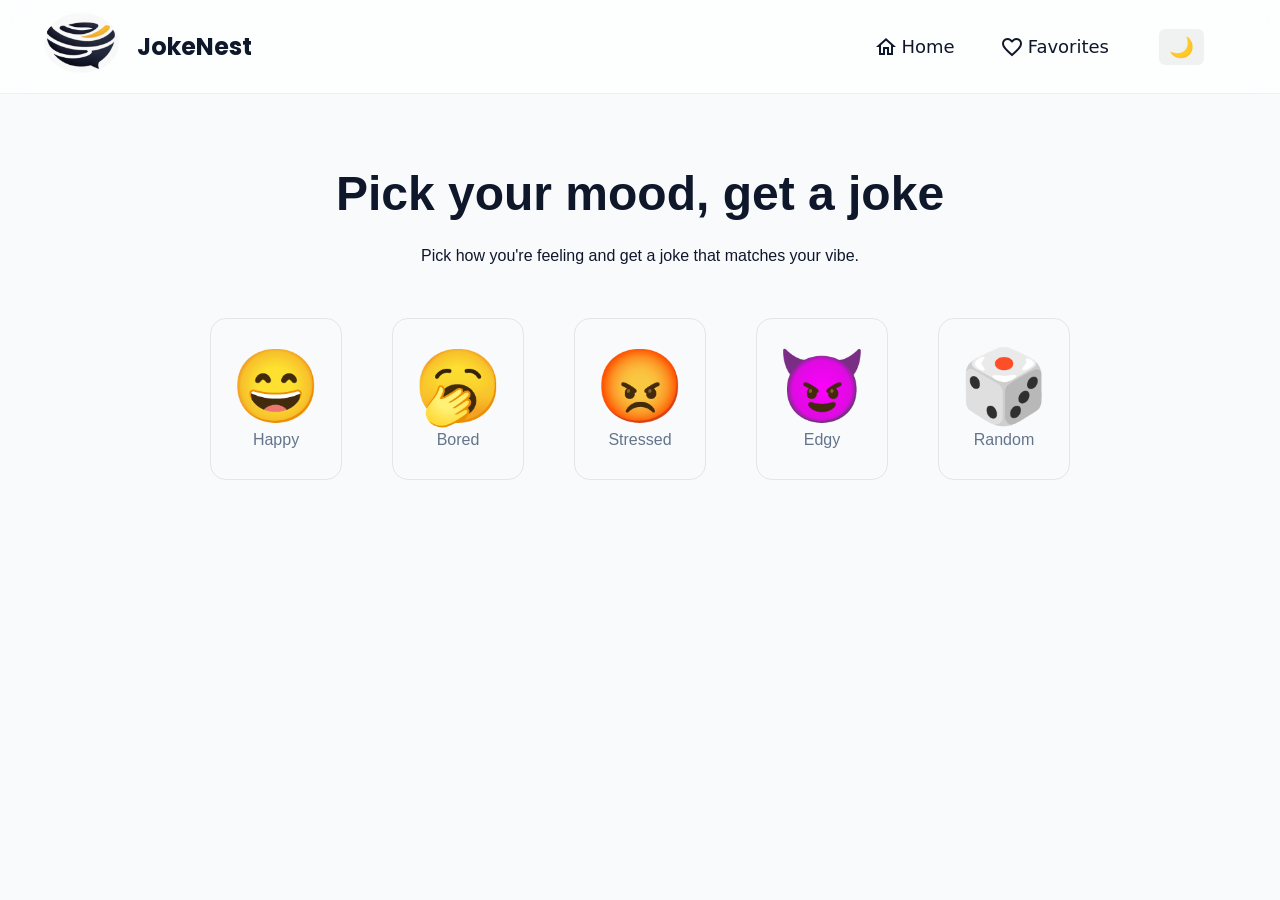
<file: index.html>
<!DOCTYPE html>
<html lang="en">
<head>
    <meta charset="UTF-8">
    <meta name="viewport" content="width=device-width, initial-scale=1.0">
    <title>JokeNest</title>
    <link rel="stylesheet" href="CSS/style.css">
    <link href="https://fonts.googleapis.com/css2?family=Poppins:wght@400;600&display=swap" rel="stylesheet">
     <link href="https://fonts.googleapis.com/icon?family=Material+Icons+Outlined" rel="stylesheet">
</head>
<body>

    <nav class="navbar">
        
        <a href="index.html">
            <img src="images/Untitled Project.jpg" alt="JokeNest Logo" class="logo-img" id="logo">
        </a>
        <a href="index.html" class="logo">JokeNest</a>

        <div class="right">
        <ul class="nav-links">
            <li><a href="index.html"><span class="material-icons-outlined">home</span>Home</a></li>
            <li><a href="fav.html"><span class="material-icons-outlined">favorite_border</span>Favorites</a></li>
        </ul>

        <button class="theme-toggle">🌙</button>
        </div>
    </nav>


    <div class="main-container">
        <section class="welcome-section">
            <h1>Pick your mood, get a joke</h1>
            <p>Pick how you're feeling and get a joke that matches your vibe.</p>

            <div class="mood-buttons">
                <div class="mood-card">
                    <span class="emoji">😄</span>
                    <span class="label">Happy</span>
                </div>
                <div class="mood-card">
                    <span class="emoji">🥱</span>
                    <span class="label">Bored</span>
                </div>
                <div class="mood-card">
                    <span class="emoji">😡</span>
                    <span class="label">Stressed</span>
                </div>
                <div class="mood-card">
                    <span class="emoji">😈</span>
                    <span class="label">Edgy</span>
                </div>
                <div class="mood-card">
                    <span class="emoji">🎲</span>
                    <span class="label">Random</span>
                </div>
            </div>
        </section>

        <section class="joke-section hidden">
          
            <div class="joke-topbar">
                <button class="back-btn">←</button>
                <span class="current-mood">Happy</span>
            </div>

           
            <div class="joke-card">

                <div class="joke-header">
                    <span class="joke-category">Programming</span>
                    <button class="save-btn"><span class="material-icons-outlined">favorite_border</span></button>
                </div>

                <p class="joke-text">
                Why do programmers prefer dark mode? Because light attracts bugs.
                </p>

            </div>

           
            <div class="joke-actions">
                <button class="action-btn next-btn">Next Joke</button>
                <button class="action-btn copy-btn">Copy</button>
            </div>

        </section>
    </div>



    <script src="Js/script.js"></script>
</body>
</html>
</file>
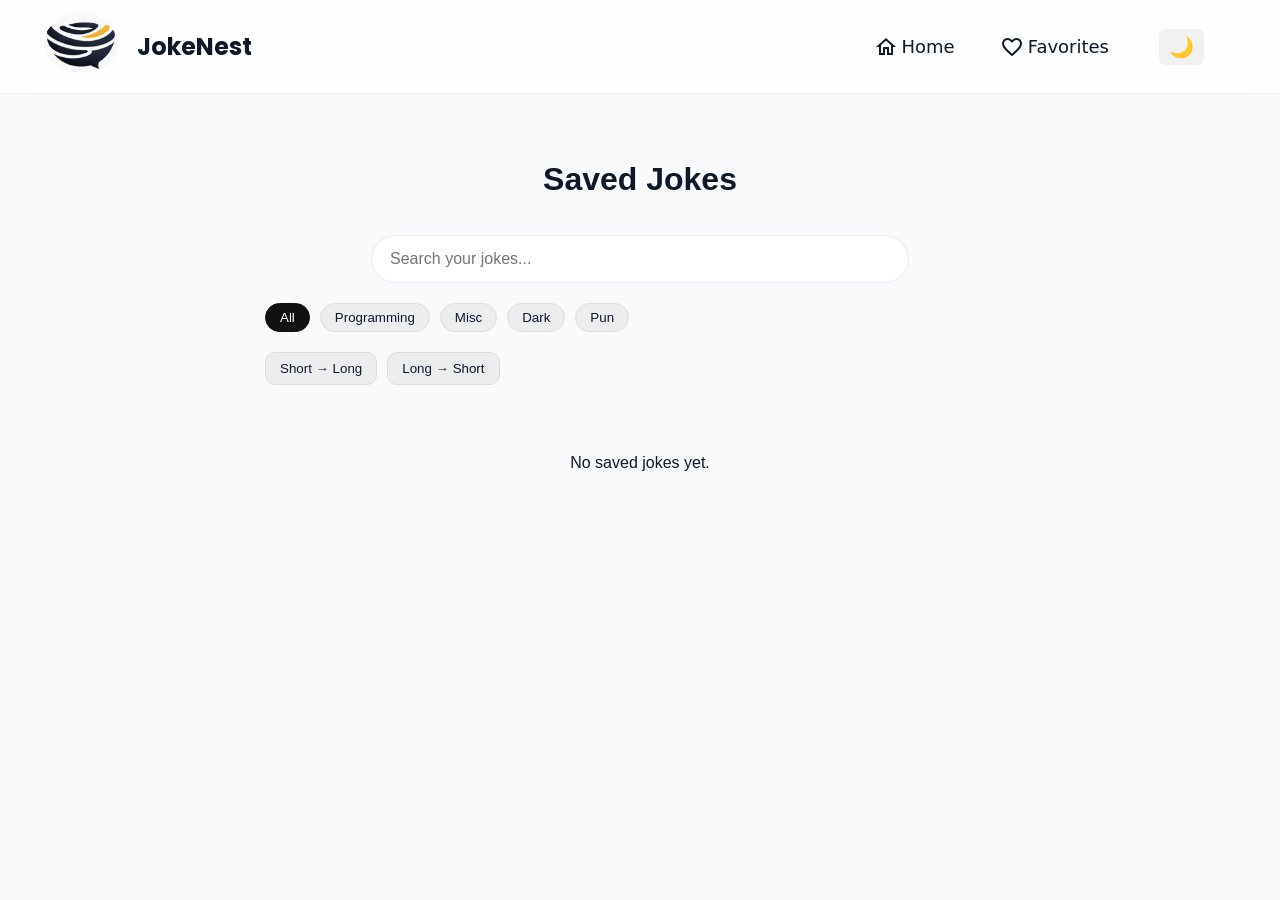
<file: fav.html>
<!DOCTYPE html>
<html lang="en">
<head>
    <meta charset="UTF-8">
    <meta name="viewport" content="width=device-width, initial-scale=1.0">
    <title>Favorites</title>
    <link rel="stylesheet" href="CSS/fav.css">
    <link href="https://fonts.googleapis.com/css2?family=Poppins:wght@400;600&display=swap" rel="stylesheet">
     <link href="https://fonts.googleapis.com/icon?family=Material+Icons+Outlined" rel="stylesheet">
</head>
<body>

    <nav class="navbar">
        
        <a href="index.html">
            <img src="images/Untitled Project.jpg" alt="JokeNest Logo" class="logo-img" id="logo">
        </a>
        <a href="index.html" class="logo">JokeNest</a>

        <div class="right">
        <ul class="nav-links">
            <li><a href="index.html"><span class="material-icons-outlined">home</span>Home</a></li>
            <li><a href="fav.html"><span class="material-icons-outlined">favorite_border</span>Favorites</a></li>
        </ul>

        <button class="theme-toggle">🌙</button>
        </div>
    </nav>

    <section class="favorites-page">

        <h2 class="fav-title">Saved Jokes</h2>

        
        <div class="search-box">
            <input type="text" placeholder="Search your jokes..." class="search-input">
        </div>

        
        <div class="filter-pills">
            <button class="pill active" data-category="all">All</button>
            <button class="pill" data-category="Programming">Programming</button>
            <button class="pill" data-category="Misc">Misc</button>
            <button class="pill" data-category="Dark">Dark</button>
            <button class="pill" data-category="Pun">Pun</button>
        </div>

        
        <div class="sort-row">
            <button class="sort-btn" data-sort="short">Short → Long</button>
            <button class="sort-btn" data-sort="long">Long → Short</button>
        </div>

       
        <div class="favorites-container" id="favContainer"></div>

        
        <p class="empty-state" id="emptyState">
            No saved jokes yet.
        </p>

    </section>




    <script src="Js/fav.js"></script>
</body>
</html>
</file>
<file: CSS/style.css>
body {
    /* background-color: rgba(248, 250, 252, 0.8);  */
    /* background-color: #f8fafc; */
    /* color: #333333;              */
    font-family: Arial, sans-serif; 
    margin: 0;                  
    padding: 0;                 
    line-height: 1.6;          
}

.navbar {
    /* background-color: rgba(248, 250, 252, 0.8);  */
    backdrop-filter: blur(24px);
    /* color: rgb(19,23,32);              */
    padding: 5px 24px;        
    display: flex;             
    justify-content: space-between; 
    align-items: center;      
    position: sticky; 
    top: 0;
    z-index: 1000;
    border-bottom: 1px solid rgb(223, 229, 236);
    font-family: "Plus Jakarta Sans", system-ui, sans-serif;
    line-height: 24px;
    padding-left: 16px;
    padding-right: 16px;
}
.logo{
    font-family: 'Poppins', sans-serif;
    font-size: 1.5rem;
    font-weight: bold;
    cursor: pointer;
    text-decoration: none;
    /* color: rgb(19,23,32); */
}
.logo:hover {
  opacity: 0.8;
  transition: opacity 0.3s ease;
}
.nav-links {
    display: flex;             
    gap: 45px;   
    list-style: none;          
}
.nav-links a {
    display: flex;              
    align-items: center;        
    gap: 6px;                   
    text-decoration: none;
    /* color:  rgb(19,23,32); */
    transition: 0.2s;
    font-size: 18px;
    gap: 4px;
}
.material-icons-outlined {
  font-size: 20px;   
  line-height: 1;    
}
.nav-links a:hover {
  color: #2cb9e4;
}
.nav-links a:hover {
  transform: translateY(-2px);
}
.theme-toggle {
  padding: 6px 10px;
  border: none;
  cursor: pointer;
  border-radius: 6px;
  font-size: 20px;
}
.right{
  display: flex;
  align-items: center;
  gap: 50px;
  margin-left: auto;
  margin-right: 60px;
}
.logo-img {
    width: 75px;
    height: 60px;
    margin-left: 20px;
    margin-right: 10px;
    padding: 8px;
    border-radius: 50%;
} 









.welcome-section {
  text-align: center;
  margin-top: 80px;
  line-height: 20px;
}
.welcome-section h1 {
  font-size: 3rem;
  font-weight: bold;
  /* color: rgb(19,23,32); */
}
.welcome-section p {
  /* color: #555; */
  line-height: 24px;
}
.mood-buttons {
  display: flex;
  justify-content: center;
  gap: 50px;
  margin-top: 50px;
  flex-wrap: wrap;
}
.mood-card {
  width: 130px;
  height: 160px;

  display: flex;
  flex-direction: column;
  justify-content: center;
  align-items: center;

  border: 1px solid #e5e5e5;
  border-radius: 16px;
  /* background: #fff; */

  cursor: pointer;
  transition: all 0.25s ease;
}
.emoji {
  font-size: 4.5rem;
  padding: 28px;
}

.label {
  margin-top: 6px;
  font-size: 1 rem;
}
.mood-card:hover {
  transform: scale(1.08); 
  box-shadow: 0 10px 25px rgba(0,0,0,0.08);
}



.main-container {
  max-width: 870px;
  margin: 0 auto;
  padding: 10px;
}
.joke-section {
  max-width: 600px;
  width: 100%;
  margin: 0 auto;  
  flex-direction: column;
  display: flex;
}
.hidden {
  display: none !important;
}
.joke-topbar {
  display: flex;
  justify-content: space-between;
  align-items: center;
  margin-top: 80px;
  margin-bottom: 30px;
}

.back-btn {
  border: none;
  /* background: rgba(0,0,0,0.05); */
  padding: 6px 12px;
  border-radius: 10px;
  cursor: pointer;
}

.current-mood {
  font-size: 0.9rem;
  /* color: #666; */
}
.joke-card {
  padding: 28px;
  border-radius: 20px;

  /* background: #ffffff; */
  border: 1px solid rgba(0,0,0,0.06);

  box-shadow: 0 10px 30px rgba(0,0,0,0.09);

  transition: all 0.25s ease;
}

.joke-card:hover {
  transform: scale(1.02);
}
.joke-header {
  display: flex;
  justify-content: space-between;
  align-items: center;
}

.joke-category {
  font-size: 0.75rem;
  padding: 4px 12px;
  border-radius: 999px;

  /* background: #f3f4f6; */
  /* color: #6ebbf6; */
}

.save-btn {
  border: none;
  /* background: none; */
  font-size: 1.4rem;
  cursor: pointer;
  /* color: #aaa; */

  transition: 0.2s ease;
}

.save-btn:hover {
  /* color: #111; */
  transform: scale(1.15);
}
.joke-text {
  margin-top: 20px;

  font-size: 1.3rem;
  line-height: 1.6;
  font-weight: 500;

  /* color: #222; */
}
.joke-actions {
  display: flex;
  gap: 12px;
  margin-top: 25px;
}

.action-btn {
  flex: 1;
  padding: 12px;

  border-radius: 12px;
  border: 1px solid #ddd;

  /* background: #fff; */
  cursor: pointer;

  transition: all 0.2s ease;
}

.action-btn:hover {
  /* background: #f5f5f5; */
  transform: translateY(-2px);
}


.save-btn span {
  transition: 0.2s;
}

.save-btn.saved span {
  color: red;
}






:root {
  --bg: #f8fafc;
  --card: #ffffff;
  --text: #0f172a;
  --subtext: #64748b;
  --border: rgba(0,0,0,0.06);
  --hover: rgba(0,0,0,0.05);

  --nav: rgba(255,255,255,0.7);
}
body.dark {
  --bg: #0b0f14;
  --card: rgba(255,255,255,0.04);
  --text: #e5e7eb;
  --subtext: #9ca3af;
  --border: rgba(255,255,255,0.08);
  --hover: rgba(255,255,255,0.08);

  --nav: rgba(15, 17, 21, 0.7);
}
body {
  background: var(--bg);
  color: var(--text);
  transition: background 0.3s ease, color 0.3s ease;
}
h1, h2, h3, h4, p {
  color: var(--text);
}

span {
  color: var(--subtext);
}
.navbar {
  background: var(--nav);
  backdrop-filter: blur(12px);

  border-bottom: 1px solid var(--border);
}
.logo,
.nav-links a {
  color: var(--text);
  transition: 0.2s;
}

.nav-links a:hover {
  color: var(--subtext);
}
.joke-card,
.fav-card {
  background: var(--card);
  border: 1px solid var(--border);

  backdrop-filter: blur(10px);

  transition: 0.3s;
}
button {
  background: var(--hover);
  color: var(--text);
  border: 1px solid var(--border);

  transition: 0.2s;
}

button:hover {
  background: var(--hover);
  transform: translateY(-1px);
}
.fav-category, 
.joke-category {
  background: var(--hover);
  color: var(--subtext);
}
.material-icons-outlined {
  color: var(--text);
}





@media (max-width: 600px) {
  .nav-links a {
    font-size: 0;
    gap: 0;
  }
  .logo{
    margin-left: 0px;
  }
  .right{
    margin-right: 10px;
  }
  .logo-img {
    width: 50px;
    height: 50px;
    margin-left: 10px;
    margin-right: 5px;
  }
  .navbar {
    padding: 5px 5px; 
    margin-left: 0px;
  }
  .logo {
    font-size: 1.2rem;
  }
  .nav-links {
    gap: 34px;
  }
}

@media (max-width: 600px) {
  .welcome-section h1 {
    font-size: 2.5rem;
    line-height: 40px;
    padding-left: 18px;
    padding-right: 18px;
  }
  .welcome-section p {
    font-size: 18px;
    line-height: 24px;
    padding-left: 10px;
    padding-right: 10px;
  }
  .welcome-section {
    margin-top: 50px;
    line-height: 18px;
  }
}

@media (max-width: 600px) {
  .mood-card {
    width: 100px;
    height: 120px;
  }
  .mood-buttons {
    gap: 30px;
  }
  .emoji {
    font-size: 3.5rem;
    padding: 20px;  }
  .label {
    font-size: 0.9rem;
  }
}

@media (max-width: 600px) {
  .joke-topbar {
    flex-direction: row;
    gap: 18px;
    align-items: center;
    margin-left: auto;
    margin-right: auto;
    margin-top: 28px;
  }
  .back-btn {
    padding: 6px 10px;
  }
  .current-mood {
    font-size: 0.8rem;
  }
  .joke-card {
    padding: 10px;
  }
  .joke-text {
    font-size: 1.1rem;
  }

}
</file>
<file: CSS/fav.css>
body {
    /* background-color: #ffffff;  */
    /* color: #333333;              */
    font-family: Arial, sans-serif; 
    margin: 0;                  
    padding: 0;                 
    line-height: 1.6;          
}

.navbar {
    /* background-color: rgba(248, 250, 252, 0.8);  */
    backdrop-filter: blur(24px);
    /* color: rgb(19,23,32);              */
    padding: 5px 24px;        
    display: flex;             
    justify-content: space-between; 
    align-items: center;      
    position: sticky; 
    top: 0;
    z-index: 1000;
    border-bottom: 1px solid rgb(223, 229, 236);
    font-family: "Plus Jakarta Sans", system-ui, sans-serif;
    line-height: 24px;
    padding-left: 16px;
    padding-right: 16px;
}
.logo{
    font-family: 'Poppins', sans-serif;
    font-size: 1.5rem;
    font-weight: bold;
    cursor: pointer;
    text-decoration: none;
    /* color: rgb(19,23,32); */
}
.logo:hover {
  opacity: 0.8;
  transition: opacity 0.3s ease;
}
.nav-links {
    display: flex;             
    gap: 45px;   
    list-style: none;          
}
.nav-links a {
    display: flex;              
    align-items: center;        
    gap: 6px;                   
    text-decoration: none;
    /* color:  rgb(19,23,32); */
    transition: 0.2s;
    font-size: 18px;
    gap: 4px;
}
.material-icons-outlined {
  font-size: 20px;   
  line-height: 1;    
}
.nav-links a:hover {
  color: #2cb9e4;
}
.nav-links a:hover {
  transform: translateY(-2px);
}
.theme-toggle {
  padding: 6px 10px;
  border: none;
  cursor: pointer;
  border-radius: 6px;
  font-size: 20px;
}
.right{
  display: flex;
  align-items: center;
  gap: 50px;
  margin-left: auto;
  margin-right: 60px;
}
.logo-img {
    width: 75px;
    height: 60px;
    margin-left: 20px;
    margin-right: 10px;
    padding: 8px;
    border-radius: 50%;
} 




.favorites-page {
  max-width: 750px;
  margin: 60px auto;
  padding: 0 20px;
}

.fav-title {
  text-align: center;
  font-size: 2rem;
  margin-bottom: 30px;
}
.search-box {
  display: flex;
  justify-content: center;
  margin-bottom: 20px;
}

.search-input {
  width: 100%;
  max-width: 500px;
  padding: 14px 18px;

  border-radius: 999px;
  border: 1px solid rgba(0,0,0,0.08);

  /* background: rgba(255,255,255,0.8); */
  backdrop-filter: blur(6px);

  outline: none;
  font-size: 1rem;
}

.search-input:focus {
  border-color: #999;
}
.filter-pills {
  display: flex;
  gap: 10px;
  overflow-x: auto;
  margin-bottom: 20px;
}

.pill {
  padding: 6px 14px;
  border-radius: 999px;
  border: 1px solid #ddd;
  /* background: #fff; */
  cursor: pointer;
  white-space: nowrap;
  transition: 0.2s;
}

.pill:hover {
  background: #f5f5f5;
}

.pill.active {
  background: #111;
  color: #fff;
  border-color: #111;
}
.sort-row {
  display: flex;
  gap: 10px;
  margin-bottom: 25px;
}

.sort-btn {
  padding: 8px 14px;
  border-radius: 10px;
  border: 1px solid #ddd;
  /* background: #fff; */
  cursor: pointer;
}

.sort-btn:hover {
  background: #f5f5f5;
}
.favorites-container {
  display: flex;
  flex-direction: column;
  gap: 16px;
}

.fav-card {
  padding: 22px;
  border-radius: 18px;

  /* background: rgba(255,255,255,0.8); */
  backdrop-filter: blur(8px);

  border: 1px solid rgba(0,0,0,0.06);

  box-shadow: 0 8px 25px rgba(0,0,0,0.05);
}
.fav-header {
  display: flex;
  justify-content: space-between;
}

.fav-category {
  font-size: 0.75rem;
  padding: 4px 10px;
  border-radius: 999px;
  /* background: rgba(0,0,0,0.05); */
}

.fav-text {
  margin-top: 12px;
  font-size: 1.2rem;
  line-height: 1.6;
}
.empty-state {
  text-align: center;
  margin-top: 40px;
  /* color: #888; */
}



.fav-actions button {
  border: none;
  /* background: rgba(0, 0, 0, 0.05); */
  padding: 8px 14px;
  border-radius: 10px;

  font-size: 0.9rem;
  cursor: pointer;

  transition: all 0.2s ease;
}
.fav-actions button:hover {
  background: rgba(0, 0, 0, 0.1);
  transform: translateY(-1px);
}
.fav-actions button:active {
  transform: scale(0.95);
}
.fav-actions button:last-child {
  color: #e53935;
}

.fav-actions button:last-child:hover {
  background: rgba(229, 57, 53, 0.1);
}
.fav-actions {
  display: flex;
  gap: 10px;
  margin-top: 12px;
}
.fav-actions button {
  backdrop-filter: blur(6px);
}






:root {
  --bg: #f8fafc;
  --card: #ffffff;
  --text: #0f172a;
  --subtext: #64748b;
  --border: rgba(0,0,0,0.06);
  --hover: rgba(0,0,0,0.05);

  --nav: rgba(255,255,255,0.7);
}
body.dark {
  --bg: #0b0f14;
  --card: rgba(255,255,255,0.04);
  --text: #e5e7eb;
  --subtext: #9ca3af;
  --border: rgba(255,255,255,0.08);
  --hover: rgba(255,255,255,0.08);

  --nav: rgba(15, 17, 21, 0.7);
}
body {
  background: var(--bg);
  color: var(--text);
  transition: background 0.3s ease, color 0.3s ease;
}
h1, h2, h3, h4, p {
  color: var(--text);
}

span {
  color: var(--subtext);
}
.navbar {
  background: var(--nav);
  backdrop-filter: blur(12px);

  border-bottom: 1px solid var(--border);
}
.logo,
.nav-links a {
  color: var(--text);
  transition: 0.2s;
}

.nav-links a:hover {
  color: var(--subtext);
}
.joke-card,
.fav-card {
  background: var(--card);
  border: 1px solid var(--border);

  backdrop-filter: blur(10px);

  transition: 0.3s;
}
button {
  background: var(--hover);
  color: var(--text);
  border: 1px solid var(--border);

  transition: 0.2s;
}

button:hover {
  background: var(--hover);
  transform: translateY(-1px);
}
.fav-category,
.joke-category {
  background: var(--hover);
  color: var(--subtext);
}
.material-icons-outlined {
  color: var(--text);
}








@media (max-width: 600px) {
  .nav-links a {
    font-size: 0;
    gap: 0;
  }
  .logo{
    margin-left: 0px;
  }
  .right{
    margin-right: 10px;
  }
  .logo-img {
    width: 50px;
    height: 50px;
    margin-left: 10px;
    margin-right: 5px;
  }
  .navbar {
    padding: 5px 5px; 
    margin-left: 0px;
  }
  .logo {
    font-size: 1.2rem;
  }
  .nav-links {
    gap: 34px;
  }
}
</file>
